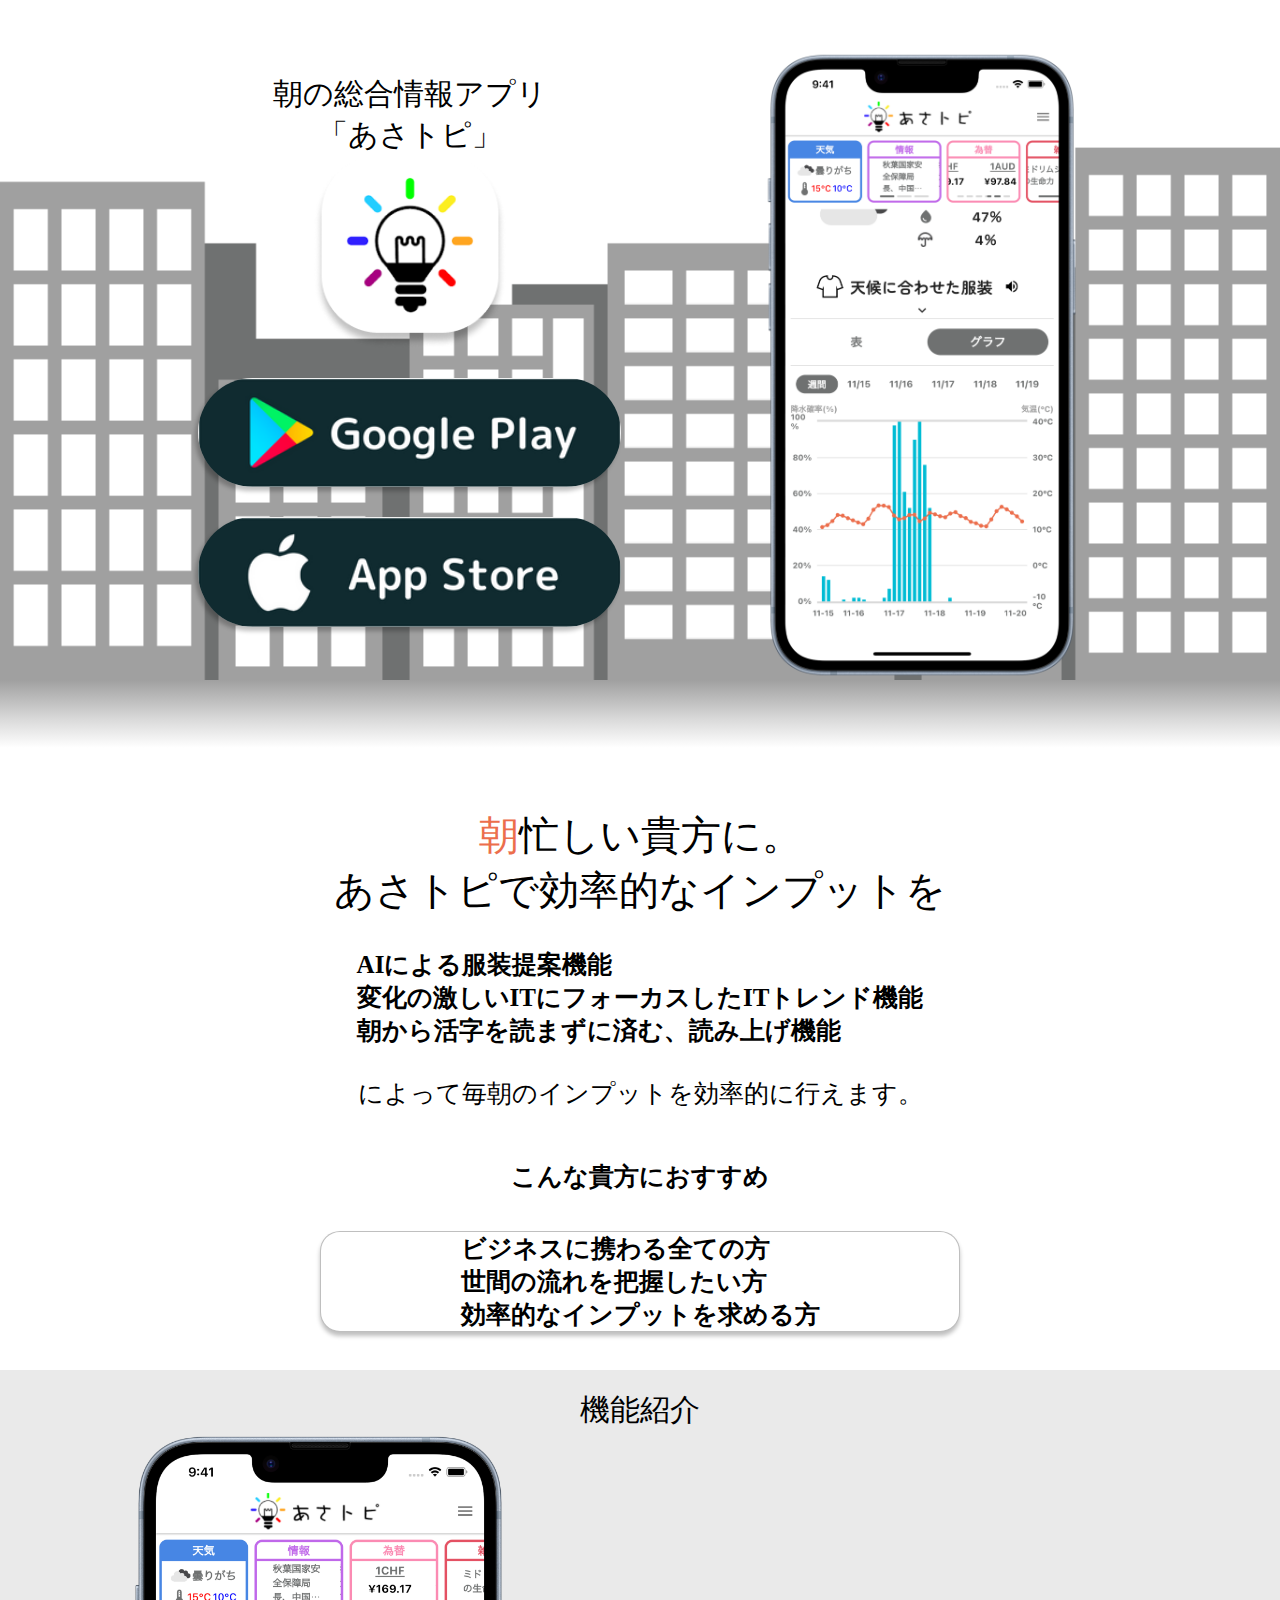
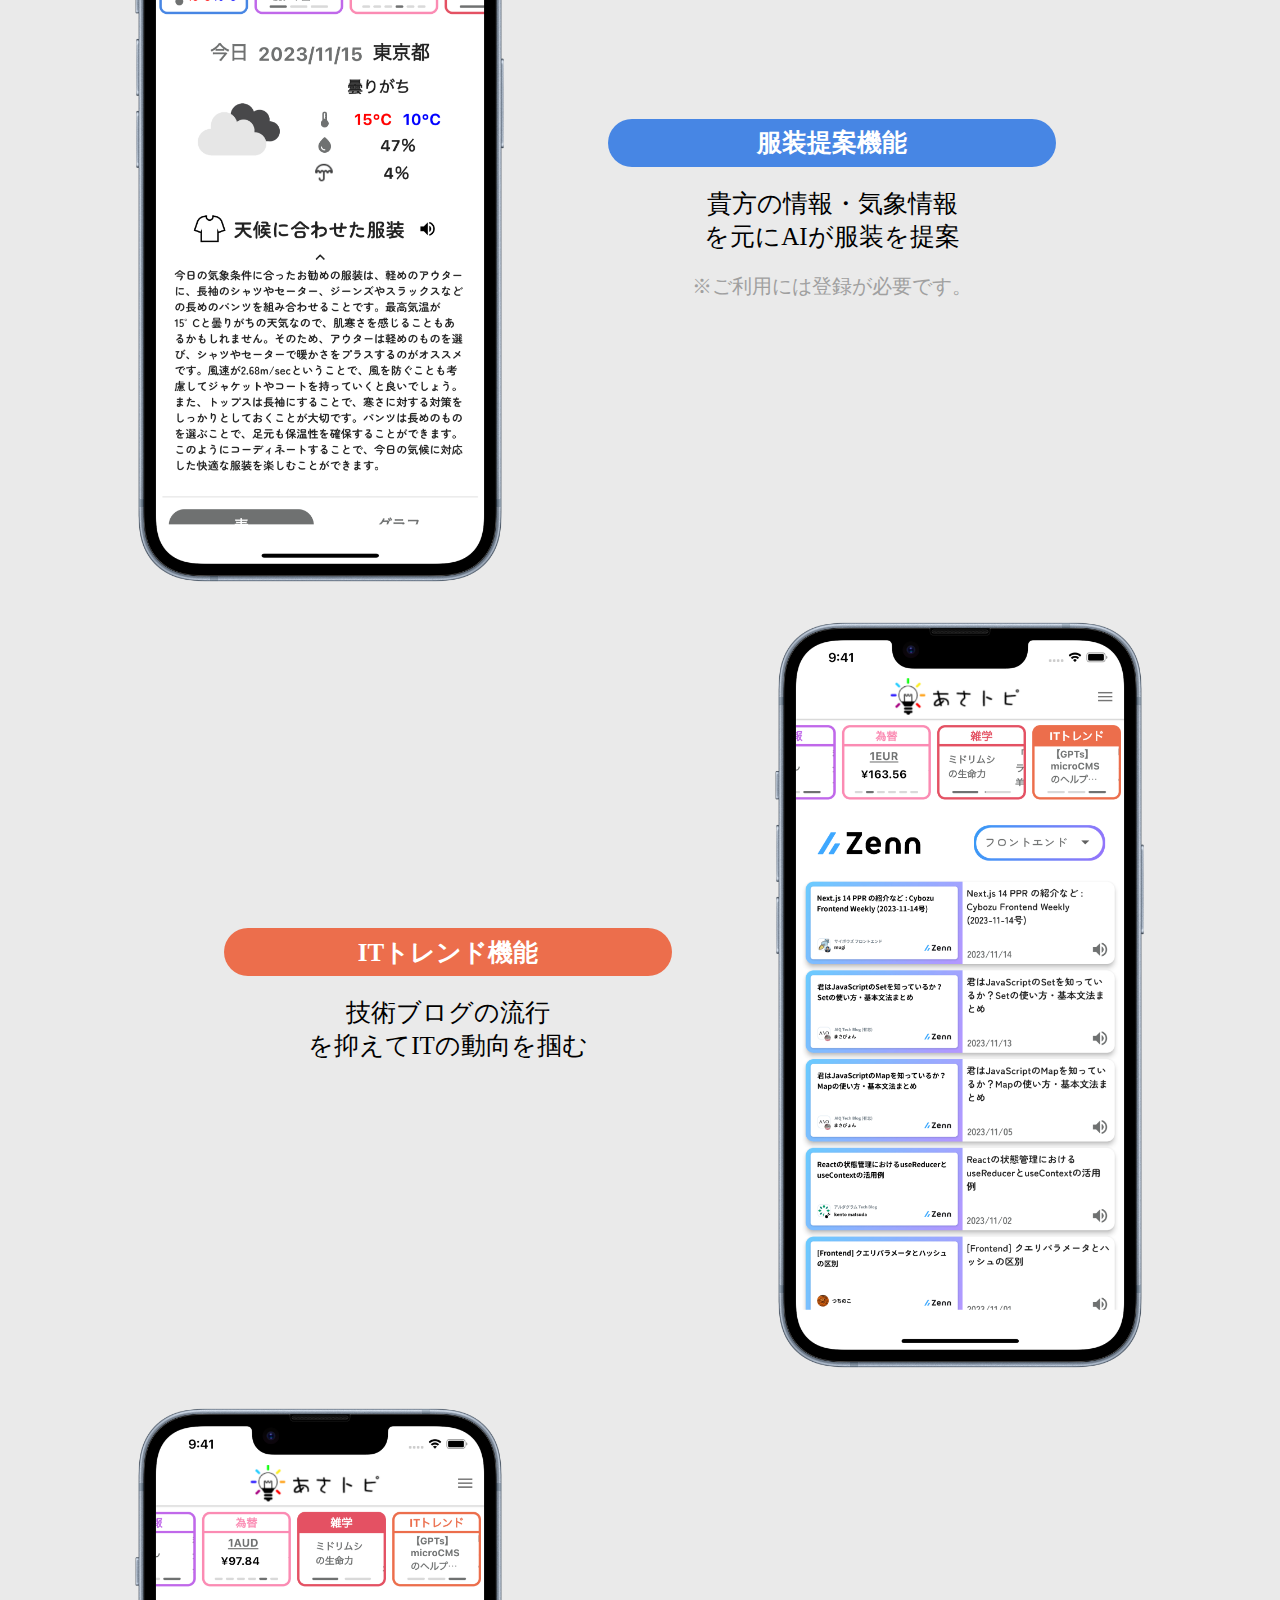
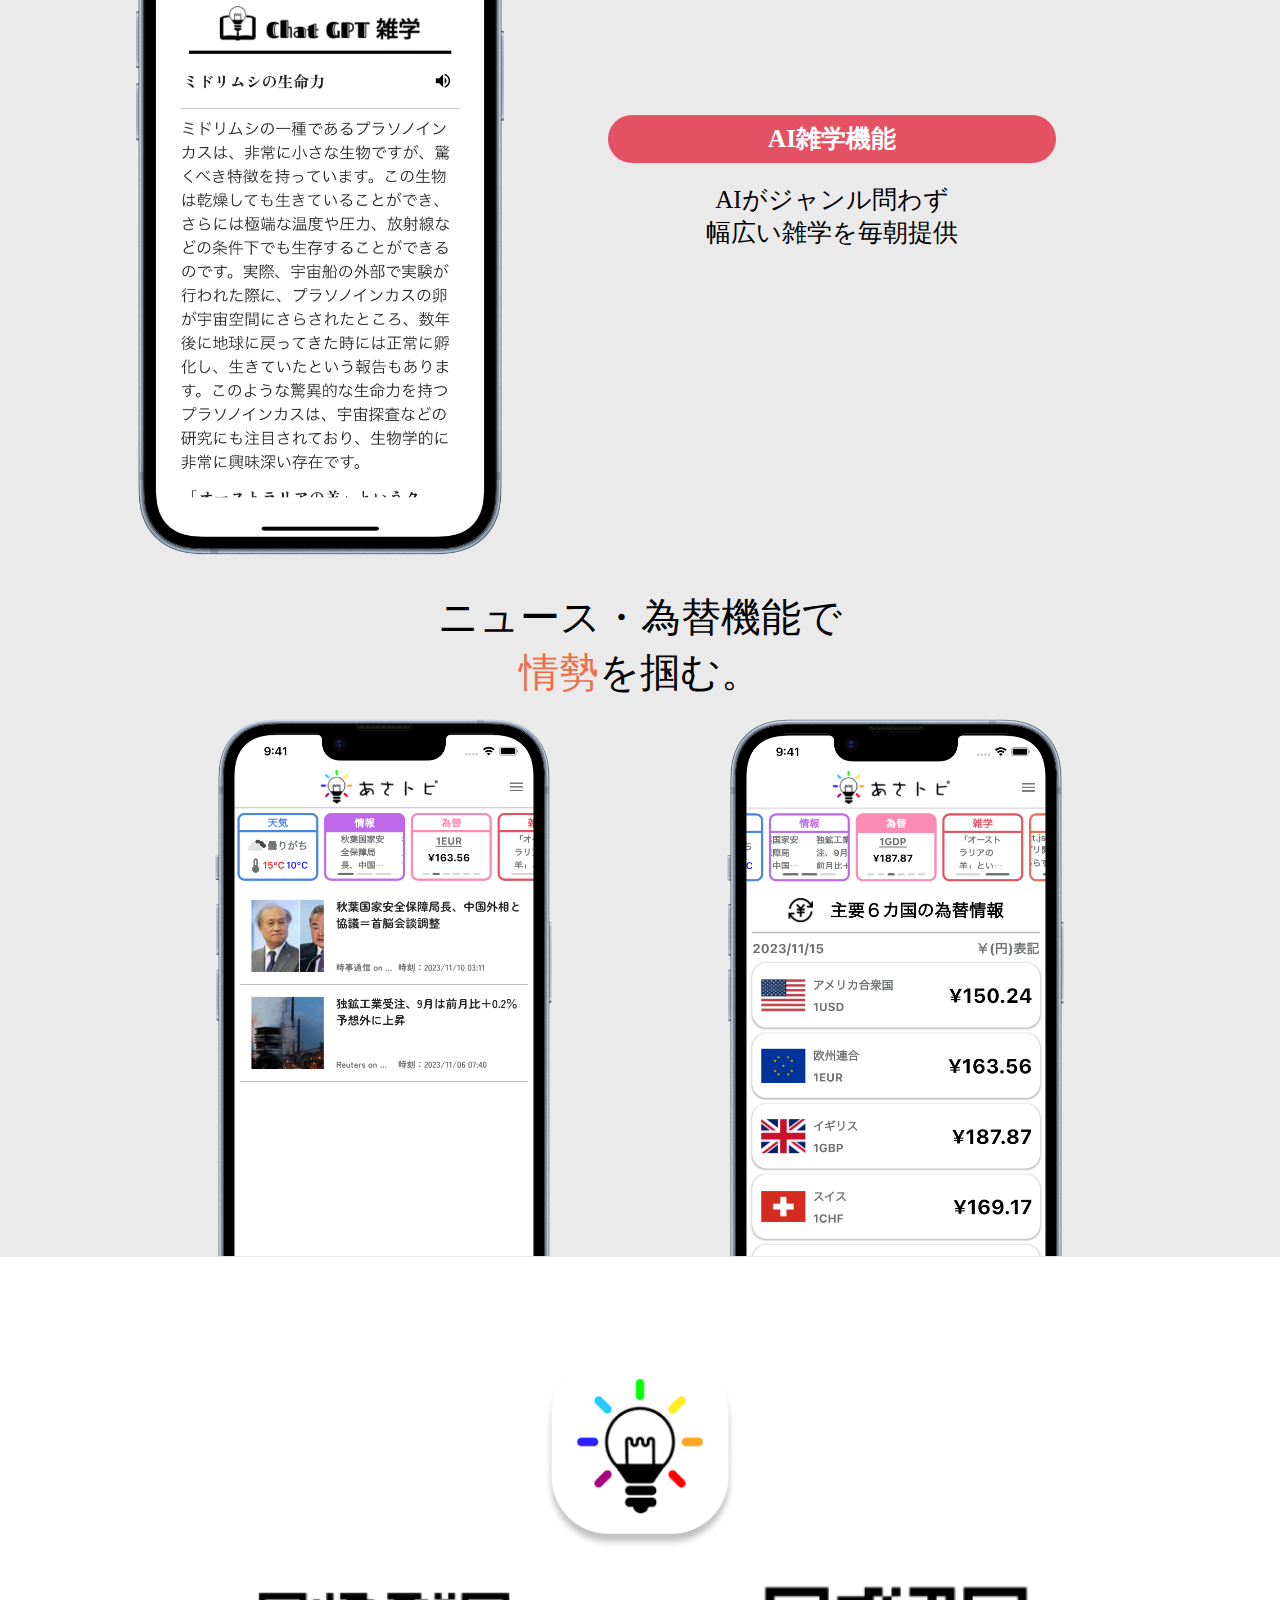
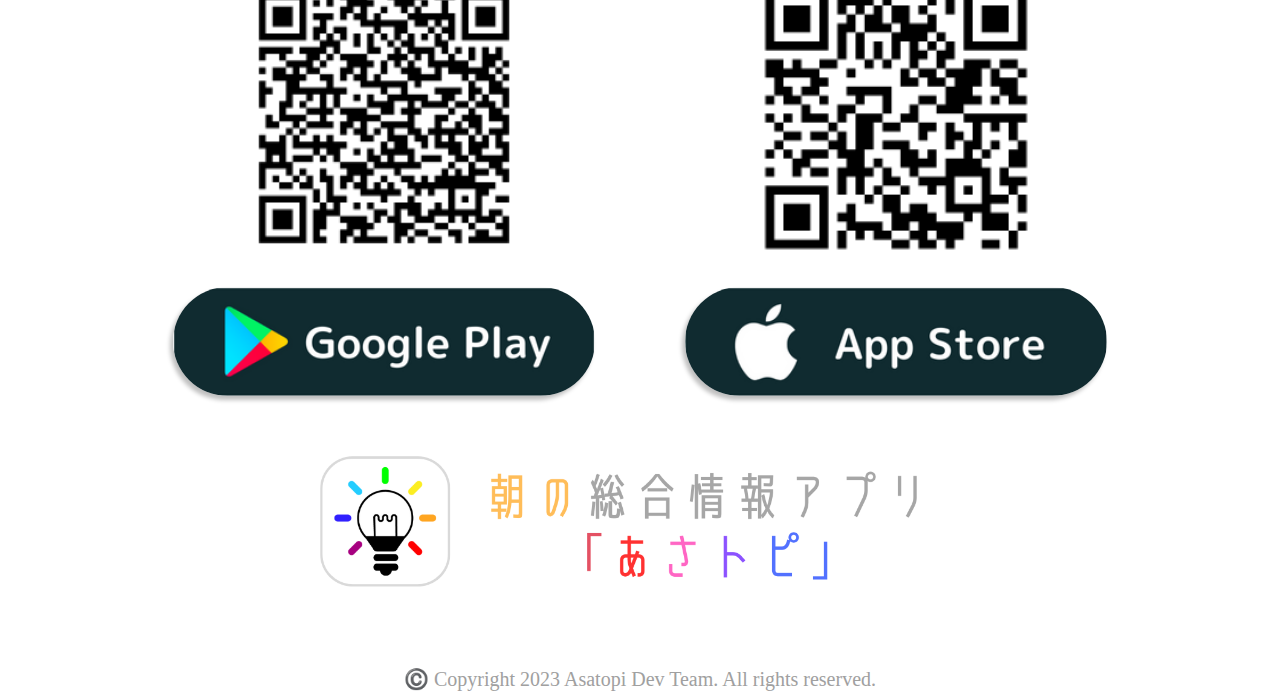
<file: index.html>
<html>

<head>
    <title>Asatopi</title>
    <meta charset="utf-8">
    <link rel="stylesheet" href="css/asatopi_lp.css">
</head>

<body>
    <div class="first-block">
        <div class="items">
            <div class="left-items">
                <h1>朝の総合情報アプリ<br>「あさトピ」</h1>
                <p><img class="icon" src="assets/icon 1.png" alt=""></p>
                <a href="https://play.google.com/store/apps/details?id=com.tagawasolution.asatopi&pli=1">
                    <img src="assets/googlePlay.png" alt="" class="google-play">
                </a>

                <a href="https://apps.apple.com/ph/app/%E3%81%82%E3%81%95%E3%83%88%E3%83%94/id6462787620">
                    <img src="assets/appStore.png" alt="" class="app-store">
                </a>
            </div>
            <img src="assets/feature_weather_graph.png" alt="" class="top-items-img">
        </div>
    </div>

    <div class="gradient-block"></div>

    <div class="second-block">
        <div class="spanText">
            <span class="h3-red">朝</span><span class="h3-black">忙しい貴方に。</span>
        </div>
        <h3 class="h3-black">あさトピで効率的なインプットを</h3>
        <ul class="p-bold" style="margin-top: 30;">
            <li>AIによる服装提案機能</li>
            <li>変化の激しいITにフォーカスしたITトレンド機能</li>
            <li>朝から活字を読まずに済む、読み上げ機能</li>
        </ul>
        <p style="margin-top: 30;">によって毎朝のインプットを効率的に行えます。</p>
        <p class="p-bold" style="margin-top: 50;">こんな貴方におすすめ</p>
        <div class="rectangle-2249">
            <ul class="p-bold">
                <li>ビジネスに携わる全ての方</li>
                <li>世間の流れを把握したい方</li>
                <li>効率的なインプットを求める方</li>
            </ul>
        </div>
    </div>

    <div class="third-block">
        <h1 style="margin-top: 20; ">機能紹介</h1>

        <div class="feature-items">
            <div class="feature-items-img-container">
                <img class="feature-items-img" src="assets/feature_gpt.png" alt="">
            </div>
            <div class="right-items">
                <div class="feature-title-1">
                    <h2 class="title-text">服装提案機能</h2>
                </div>
                <p>貴方の情報・気象情報</p>
                <p>を元にAIが服装を提案</p>
                <p class="caption">※ご利用には登録が必要です。</p>
            </div>
        </div>

        <div class="feature-items">
            <div class="right-items">
                <div class="feature-title-2">
                    <h2 class="title-text">ITトレンド機能</h2>
                </div>
                <p>技術ブログの流行</p>
                <p>を抑えてITの動向を掴む</p>
            </div>

            <div class="feature-items-img-container">
                <img class="feature-items-img" src="assets/feature_zenn.png" alt="">
            </div>
        </div>


        <div class="feature-items">
            <div class="feature-items-img-container">
                <img class="feature-items-img" src="assets/feature_trivia.png" alt="">
            </div>
            <div class="right-items">
                <div class="feature-title-3">
                    <h2 class="title-text">AI雑学機能</h2>
                </div>
                <p>AIがジャンル問わず</p>
                <p>幅広い雑学を毎朝提供</p>
            </div>
        </div>
        <div class="row-text-container">
            <span class="h3-black">ニュース・為替機能で<br></span> <span class="h3-red">情勢</span><span
                class="h3-black">を掴む。</span>
        </div>

        <div class="news-area">
            <img src="assets/feature_news.png" alt="" class="feature-items-img">
            <img src="assets/feature_exchange.png" alt="" class="feature-items-img">
        </div>
    </div>

    <div class="fourth-block">
        <img src="assets/icon 1.png" alt="" class="icon" style="margin: auto;">

        <div class="fourth-block-items">
            <img src="assets/asatopi_googleplay_qr.png" alt="" class="qr">
            <img src="assets/asatopi_appstore_qr.png" alt="" class="qr">
        </div>

        <div class="fourth-block-items">
            <a href="https://play.google.com/store/apps/details?id=com.tagawasolution.asatopi&pli=1">
                <img src="assets/googlePlay.png" alt="" class="google-play">
            </a>

            <a href="https://apps.apple.com/ph/app/%E3%81%82%E3%81%95%E3%83%88%E3%83%94/id6462787620">
                <img src="assets/appStore.png" alt="" class="app-store">
            </a>
        </div>

    </div>

    <footer>
        <img src="assets/footer_logo.png" alt="" class="footer-logo">
        <p class="caption">©️ Copyright 2023 Asatopi Dev Team. All rights reserved.</p>
    </footer>


</body>

</html>
</file>
<file: css/asatopi_lp.css>
/*! destyle.css v4.0.0 | MIT License | https://github.com/nicolas-cusan/destyle.css */

/* Reset box-model and set borders */
/* ============================================ */

*,
::before,
::after {
    box-sizing: border-box;
    border-style: solid;
    border-width: 0;
}

/* Document */
/* ============================================ */

/**
 * 1. Correct the line height in all browsers.
 * 2. Prevent adjustments of font size after orientation changes in iOS.
 * 3. Remove gray overlay on links for iOS.
 */

html {
    line-height: 1.15;
    /* 1 */
    -webkit-text-size-adjust: 100%;
    /* 2 */
    -webkit-tap-highlight-color: transparent;
    /* 3*/
}

/* Sections */
/* ============================================ */

/**
 * Remove the margin in all browsers.
 */

body {
    margin: 0;
}

/**
 * Render the `main` element consistently in IE.
 */

main {
    display: block;
}

/* Vertical rhythm */
/* ============================================ */

p,
table,
blockquote,
address,
pre,
iframe,
form,
figure,
dl {
    margin: 0;
}

/* Headings */
/* ============================================ */

h1,
h2,
h3,
h4,
h5,
h6 {
    font-size: inherit;
    font-weight: inherit;
    margin: 0;
}

/* Lists (enumeration) */
/* ============================================ */

ul,
ol {
    margin: 0;
    padding: 0;
    list-style: none;
}

/* Lists (definition) */
/* ============================================ */

dt {
    font-weight: bold;
}

dd {
    margin-left: 0;
}

/* Grouping content */
/* ============================================ */

/**
 * 1. Add the correct box sizing in Firefox.
 * 2. Show the overflow in Edge and IE.
 */

hr {
    box-sizing: content-box;
    /* 1 */
    height: 0;
    /* 1 */
    overflow: visible;
    /* 2 */
    border-top-width: 1px;
    margin: 0;
    clear: both;
    color: inherit;
}

/**
 * 1. Correct the inheritance and scaling of font size in all browsers.
 * 2. Correct the odd `em` font sizing in all browsers.
 */

pre {
    font-family: monospace, monospace;
    /* 1 */
    font-size: inherit;
    /* 2 */
}

address {
    font-style: inherit;
}

/* Text-level semantics */
/* ============================================ */

/**
 * Remove the gray background on active links in IE 10.
 */

a {
    background-color: transparent;
    text-decoration: none;
    color: inherit;
}

/**
 * 1. Remove the bottom border in Chrome 57-
 * 2. Add the correct text decoration in Chrome, Edge, IE, Opera, and Safari.
 */

abbr[title] {
    text-decoration: underline dotted;
    /* 2 */
}

/**
 * Add the correct font weight in Chrome, Edge, and Safari.
 */

b,
strong {
    font-weight: bolder;
}

/**
 * 1. Correct the inheritance and scaling of font size in all browsers.
 * 2. Correct the odd `em` font sizing in all browsers.
 */

code,
kbd,
samp {
    font-family: monospace, monospace;
    /* 1 */
    font-size: inherit;
    /* 2 */
}

/**
 * Add the correct font size in all browsers.
 */

small {
    font-size: 80%;
}

/**
 * Prevent `sub` and `sup` elements from affecting the line height in
 * all browsers.
 */

sub,
sup {
    font-size: 75%;
    line-height: 0;
    position: relative;
    vertical-align: baseline;
}

sub {
    bottom: -0.25em;
}

sup {
    top: -0.5em;
}

/* Replaced content */
/* ============================================ */

/**
 * Prevent vertical alignment issues.
 */

svg,
img,
embed,
object,
iframe {
    vertical-align: bottom;
}

/* Forms */
/* ============================================ */

/**
 * Reset form fields to make them styleable.
 * 1. Make form elements stylable across systems iOS especially.
 * 2. Inherit text-transform from parent.
 */

button,
input,
optgroup,
select,
textarea {
    -webkit-appearance: none;
    /* 1 */
    appearance: none;
    vertical-align: middle;
    color: inherit;
    font: inherit;
    background: transparent;
    padding: 0;
    margin: 0;
    border-radius: 0;
    text-align: inherit;
    text-transform: inherit;
    /* 2 */
}

/**
 * Correct cursors for clickable elements.
 */

button,
[type="button"],
[type="reset"],
[type="submit"] {
    cursor: pointer;
}

button:disabled,
[type="button"]:disabled,
[type="reset"]:disabled,
[type="submit"]:disabled {
    cursor: default;
}

/**
 * Improve outlines for Firefox and unify style with input elements & buttons.
 */

:-moz-focusring {
    outline: auto;
}

select:disabled {
    opacity: inherit;
}

/**
 * Remove padding
 */

option {
    padding: 0;
}

/**
 * Reset to invisible
 */

fieldset {
    margin: 0;
    padding: 0;
    min-width: 0;
}

legend {
    padding: 0;
}

/**
 * Add the correct vertical alignment in Chrome, Firefox, and Opera.
 */

progress {
    vertical-align: baseline;
}

/**
 * Remove the default vertical scrollbar in IE 10+.
 */

textarea {
    overflow: auto;
}

/**
 * Correct the cursor style of increment and decrement buttons in Chrome.
 */

[type="number"]::-webkit-inner-spin-button,
[type="number"]::-webkit-outer-spin-button {
    height: auto;
}

/**
 * Correct the outline style in Safari.
 */

[type="search"] {
    outline-offset: -2px;
    /* 1 */
}

/**
 * Remove the inner padding in Chrome and Safari on macOS.
 */

[type="search"]::-webkit-search-decoration {
    -webkit-appearance: none;
}

/**
 * 1. Correct the inability to style clickable types in iOS and Safari.
 * 2. Fix font inheritance.
 */

::-webkit-file-upload-button {
    -webkit-appearance: button;
    /* 1 */
    font: inherit;
    /* 2 */
}

/**
 * Fix appearance for Firefox
 */
[type="number"] {
    -moz-appearance: textfield;
}

/**
 * Clickable labels
 */

label[for] {
    cursor: pointer;
}

/* Interactive */
/* ============================================ */

/*
 * Add the correct display in Edge, IE 10+, and Firefox.
 */

details {
    display: block;
}

/*
 * Add the correct display in all browsers.
 */

summary {
    display: list-item;
}

/*
 * Remove outline for editable content.
 */

[contenteditable]:focus {
    outline: auto;
}

/* Tables */
/* ============================================ */

/**
1. Correct table border color inheritance in all Chrome and Safari.
*/

table {
    border-color: inherit;
    /* 1 */
    border-collapse: collapse;
}

caption {
    text-align: left;
}

td,
th {
    vertical-align: top;
    padding: 0;
}

th {
    text-align: left;
    font-weight: bold;
}

.rectangle-2249 {
    width: 80vw;
    height: 10%;
    border-radius: 20px;
    border: 1px solid rgba(0, 0, 0, 0.25);
    box-shadow: 0px 4px 4px 0px rgba(0, 0, 0, 0.25);
    background: #FFF;

    margin: auto;
    margin-bottom: 38px;
    margin-top: 38px;
    display: flex;

    @media screen and (min-width: 1024px) {
        height: 20%;
        width: 50vw
    }
}

.items {
    display: flex;
    justify-self: center;
    justify-content: space-around;
    align-items: center;

    width: 80vw;
}

.fourth-block {
    margin-top: 100px;
    background: #fff;
    width: 100vw;

    display: flex;
    justify-content: center;
    flex-direction: column;
}

.fourth-block-items {
    margin-top: 100px;
    margin: auto;

    display: flex;
    justify-self: center;
    justify-content: space-around;

    width: 80vw;
}

.feature-items {
    margin: auto;
    margin-bottom: 30px;

    display: flex;
    justify-self: center;
    justify-content: space-around;

    width: 80vw;
}

.right-items {
    width: 100%;
    margin: auto;
    display: flex;
    flex-direction: column;
    align-items: center;
}


.first-block {
    width: 100vw;
    margin-top: 50px;

    display: flex;
    justify-content: center;
    background-image: url(../assets/first_block_background.png);
    background-size: cover;
    background-position: bottom;
    background-repeat: no-repeat;
}

body {
    width: 100%;
    overflow-x: hidden;
}

.row-text-container {
    margin: auto;
    text-align: center;
}

.gradient-block {
    width: 100vw;
    height: 128px;
    background: linear-gradient(180deg, #A0A0A0 0%, #DBDBDB 31.57%, rgba(217, 217, 217, 0.00) 52.94%);
    flex-shrink: 0;
}

.news-area {
    width: 80vw;
    margin: auto;

    display: flex;
    justify-content: space-around;
}

.third-block {
    background: #EAEAEA;
    width: 100vw;

    display: flex;
    justify-content: center;
    flex-direction: column;
}

.second-block {
    background: #fff;
    width: 100vw;

    display: flex;
    justify-content: center;
    flex-direction: column;
}

.feature-title-1 {
    width: 70%;
    height: 48px;
    border-radius: 24px;
    background: #4786E4;

    display: flex;
    justify-content: center;
    align-content: center;
    text-align: center;

    margin-bottom: 20px;

    @media screen and (max-width: 500px) {
        height: 24;
    }
}

.feature-title-2 {
    width: 70%;
    height: 48px;
    border-radius: 24px;

    display: flex;
    justify-content: center;
    align-content: center;
    text-align: center;
    background: #EC6E4C;

    margin-bottom: 20px;

    @media screen and (max-width: 500px) {
        height: 24;
    }
}

.feature-title-3 {
    width: 70%;
    height: 48px;
    border-radius: 24px;

    display: flex;
    justify-content: center;
    align-content: center;
    text-align: center;
    background: #E45163;

    margin-bottom: 20px;

    @media screen and (max-width: 500px) {
        height: 24;
    }
}

.feature-items-img-container {
    width: 50%;
    display: flex;
    justify-content: center;
}

.left-items {
    display: flex;
    flex-direction: column;
    justify-content: center;
    align-items: center;
}

.title-text {
    margin: auto;
    color: #FFF;
    text-align: center;
    font-family: Inter;
    font-size: 25px;
    font-style: normal;
    font-weight: 700;
    line-height: normal;

    @media screen and (max-width: 900px) {
        font-size: 20px;
    }

    @media screen and (max-width: 700px) {
        font-size: 15;
    }

    @media screen and (max-width: 530px) {
        font-size: 12;
    }
}

footer {
    display: flex;
    justify-content: center;
    align-items: center;
    flex-direction: column;
}


/* fonts and textStyles */
.h3-red {
    color: #EC6E4C;

    text-align: center;
    font-family: Inter;
    font-size: 40px;
    font-style: normal;
    font-weight: 400;
    line-height: normal;

    @media screen and (max-width: 600px) {
        font-size: 35;
    }

    @media screen and (max-width: 555px) {
        font-size: 30;
    }

    @media screen and (max-width: 450px) {
        font-size: 25;
    }

    @media screen and (max-width: 400px) {
        font-size: 20;
    }
}

.h3-black {
    color: #000;
    text-align: center;
    font-family: Inter;
    font-size: 40px;
    font-style: normal;
    font-weight: 400;
    line-height: normal;

    @media screen and (max-width: 600px) {
        font-size: 35;
    }

    @media screen and (max-width: 555px) {
        font-size: 30;
    }

    @media screen and (max-width: 450px) {
        font-size: 25;
    }

    @media screen and (max-width: 400px) {
        font-size: 20;
    }
}

.p-bold {
    color: #000;
    font-family: Inter;
    font-size: 25px;
    font-style: normal;
    font-weight: 700;
    line-height: normal;
    width: auto;
    margin: auto;

    @media screen and (max-width: 800px) {
        font-size: 20;
    }

    @media screen and (max-width: 700px) {
        font-size: 15;
    }

    @media screen and (max-width: 400px) {
        font-size: 13;
    }
}

p {
    color: #000;
    font-family: Inter;
    font-size: 25px;
    font-style: normal;
    font-weight: 400;
    line-height: normal;

    text-align: center;
    margin: 0;

    @media screen and (max-width: 850px) {
        font-size: 20;
    }

    @media screen and (max-width: 670px) {
        font-size: 15;
    }

    @media screen and (max-width: 530px) {
        font-size: 14;
    }

    @media screen and (max-width: 500px) {
        font-size: 12;
    }
}

.spanText {
    text-align: center;
}

h1 {
    color: #000;
    text-align: center;
    font-family: Inter;
    font-size: 30px;
    font-style: normal;
    font-weight: 400;
    line-height: normal;

    @media screen and (max-width: 600px) {
        font-size: 20;
    }

    @media screen and (max-width: 500px) {
        font-size: 15;
    }
}

.caption {
    color: #A0A0A0;
    text-align: center;
    font-family: Inter;
    font-size: 20px;
    font-style: normal;
    font-weight: 400;
    line-height: normal;

    margin-top: 20px;

    @media screen and (max-width: 930px) {
        font-size: 15;
    }

    @media screen and (max-width: 700px) {
        font-size: 10;
    }
}

/* images */
.icon {
    width: 15vw;
    border-radius: 30px;

    filter: drop-shadow 0px 0px 0px 4px rgba(0, 0, 0, 0.25);
    margin-bottom: 30px;


    /* width: 150px;
    height: 150px;



    @media screen and (max-width: 400px) {
        width: 100;
        height: 100;
    } */

}

.app-store {
    width: 33vw;
    border-radius: 20vw;
    box-shadow: -3px 4px 4px 0px rgba(0, 0, 0, 0.25);
    margin-bottom: 30px;


    /* width: 280px;
    height: 72px;
    border-radius: 36px;
    box-shadow: -3px 4px 4px 0px rgba(0, 0, 0, 0.25);

    @media screen and (max-width: 600px) {
        width: 170;
        height: 50;
    }

    @media screen and (max-width: 400px) {
        width: 140;
        height: 36;
    } */
}

.google-play {
    width: 33vw;
    border-radius: 20vw;
    box-shadow: -3px 4px 4px 0px rgba(0, 0, 0, 0.25);
    margin-bottom: 30px;


    /* width: 280px;
    height: 72px;

    @media screen and (max-width: 600px) {
        width: 170;
        height: 50;
    }

    @media screen and (max-width: 400px) {
        width: 140;
        height: 36;
    } */
}

.footer-logo {
    width: 50vw;
    margin: auto;
}

.feature-items-img {
    width: 30vw;

    /* width: 350px;
    height: 700px;

    @media screen and (max-width: 700px) {
        width: 250;
        height: 500;
    }

    @media screen and (max-width: 600px) {
        width: 200;
        height: 400;
    }

    @media screen and (max-width: 400px) {
        width: 150;
        height: 300;
    } */
}

.top-items-img {
    width: 25vw;
    /* 
    width: 250px;
    height: 500px;

    @media screen and (max-width: 600px) {
        width: 200;
        height: 400;
    }

    @media screen and (max-width: 400px) {
        width: 150;
        height: 300;
    } */
}

.qr {
    width: 33%;
    /* height: 216;

    @media screen and (max-width: 600px) {
        height: 150;
        width: 150;
    } */
}
</file>
